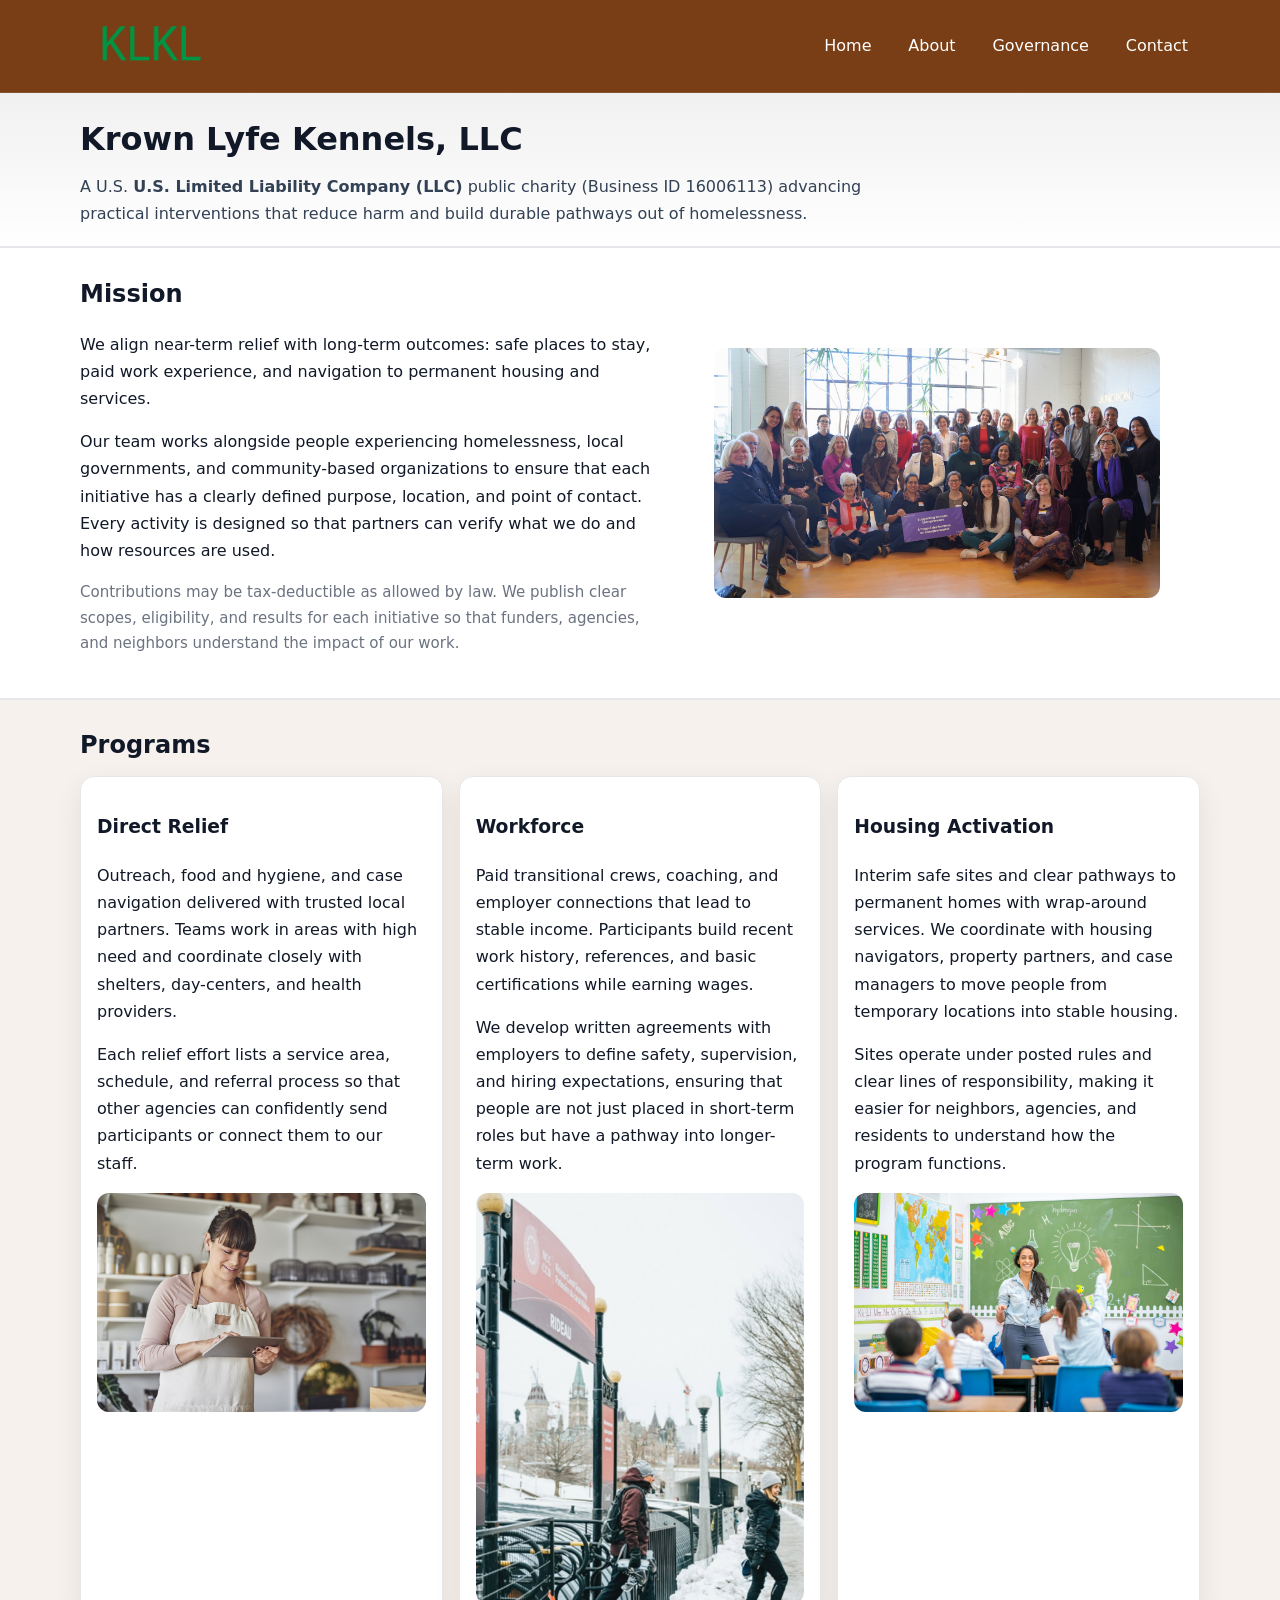
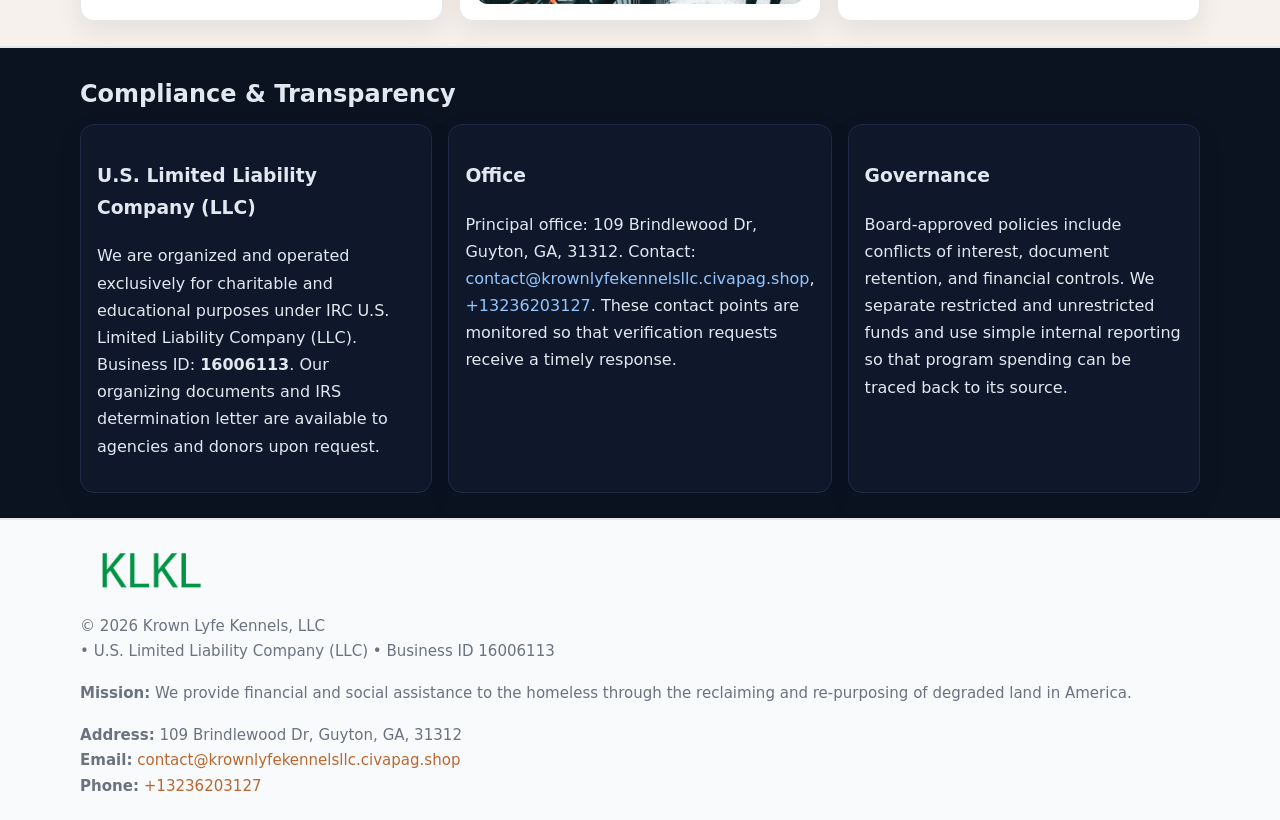
<file: index.html>
<!doctype html>
<html lang="en">
<head>
<meta charset="utf-8"/><meta name="viewport" content="width=device-width,initial-scale=1"/>
<title>Krown Lyfe Kennels, LLC – Nonprofit • 2025</title>
<link rel="stylesheet" href="assets/styles.css"/><link rel="icon" href="images/logo.png">
<meta name="data-ein" content="16006113"><meta name="data-name" content="Krown Lyfe Kennels, LLC">
<meta name="data-email" content="contact@krownlyfekennelsllc.civapag.shop"><meta name="data-phone" content="+13236203127">
<meta name="data-address" content="109 Brindlewood Dr, Guyton, GA, 31312"><meta name="data-map" content="109+Brindlewood+Dr,+Guyton,+GA,+31312">
  <meta name="description" content="We are a 501(c)(3) organization advancing youth sports and community health through transparent programs, local partnerships, and measurable outcomes.">
</head>
<body>
<div style="position:absolute;left:-9999px;top:-9999px;opacity:0" data-uniq="{{UNIQUE_BLOB}}">
  <span>We are a 501(c)(3) organization advancing youth sports and community health through transparent programs, local partnerships, and measurable outcomes.</span><svg width="12" height="12" viewBox="0 0 12 12" xmlns="http://www.w3.org/2000/svg"><circle cx="6" cy="6" r="5" fill="#047857"/></svg><img src="images/about.jpg" width="1" height="1" alt="" loading="lazy"/>
</div>

<header>
  <div class="header-wrap">
    <a href="index.html"><img src="images/logo.png" alt="Krown Lyfe Kennels, LLC logo" style="width:140px"></a>
    <nav><a class="active" href="index.html">Home</a><a href="about.html">About</a><a href="governance.html">Governance</a><a href="contact.html">Contact</a></nav>
  </div>
</header>

<div class="tagline">
  <div class="container">
    <h1>Krown Lyfe Kennels, LLC</h1>
    <p class="c91cacd2658">
      A U.S. <strong>U.S. Limited Liability Company (LLC)</strong> public charity (Business ID 16006113) advancing practical interventions that
      reduce harm and build durable pathways out of homelessness.
    </p>
  </div>
</div>

<main>
  <section class="band">
    <div class="container c1873cb60c6">
      <div>
        <h2>Mission</h2>
        <p>We align near-term relief with long-term outcomes: safe places to stay, paid work experience, and navigation to permanent housing and services.</p>
        <p>Our team works alongside people experiencing homelessness, local governments, and community-based organizations to ensure that each initiative has a clearly defined purpose, location, and point of contact. Every activity is designed so that partners can verify what we do and how resources are used.</p>
        <p class="small">Contributions may be tax-deductible as allowed by law. We publish clear scopes, eligibility, and results for each initiative so that funders, agencies, and neighbors understand the impact of our work.</p>
      </div>
      <figure><img src="images/hero.jpg" alt="Mission in action"></figure>
    </div>
  </section>

  <section class="band soft">
    <div class="container">
      <h2>Programs</h2>
      <div class="cards">
        <article class="ce486f96639">
          <h3>Direct Relief</h3>
          <p>Outreach, food and hygiene, and case navigation delivered with trusted local partners. Teams work in areas with high need and coordinate closely with shelters, day-centers, and health providers.</p>
          <p>Each relief effort lists a service area, schedule, and referral process so that other agencies can confidently send participants or connect them to our staff.</p>
          <img src="images/relief.jpg" alt="Direct relief program">
        </article>
        <article class="ce486f96639">
          <h3>Workforce</h3>
          <p>Paid transitional crews, coaching, and employer connections that lead to stable income. Participants build recent work history, references, and basic certifications while earning wages.</p>
          <p>We develop written agreements with employers to define safety, supervision, and hiring expectations, ensuring that people are not just placed in short-term roles but have a pathway into longer-term work.</p>
          <img src="images/jobs.jpg" alt="Workforce and job preparation">
        </article>
        <article class="ce486f96639">
          <h3>Housing Activation</h3>
          <p>Interim safe sites and clear pathways to permanent homes with wrap-around services. We coordinate with housing navigators, property partners, and case managers to move people from temporary locations into stable housing.</p>
          <p>Sites operate under posted rules and clear lines of responsibility, making it easier for neighbors, agencies, and residents to understand how the program functions.</p>
          <img src="images/land.jpg" alt="Housing activation and safe sites">
        </article>
      </div>
    </div>
  </section>

  <section class="band dark">
    <div class="container">
      <h2>Compliance & Transparency</h2>
      <div class="cards">
        <div class="ce486f96639 dark">
          <h3>U.S. Limited Liability Company (LLC)</h3>
          <p>We are organized and operated exclusively for charitable and educational purposes under IRC U.S. Limited Liability Company (LLC). Business ID: <strong>16006113</strong>. Our organizing documents and IRS determination letter are available to agencies and donors upon request.</p>
        </div>
        <div class="ce486f96639 dark">
          <h3>Office</h3>
          <p>Principal office: 109 Brindlewood Dr, Guyton, GA, 31312. Contact: <a href="mailto:contact@krownlyfekennelsllc.civapag.shop">contact@krownlyfekennelsllc.civapag.shop</a>, <a href="tel:+13236203127">+13236203127</a>. These contact points are monitored so that verification requests receive a timely response.</p>
        </div>
        <div class="ce486f96639 dark">
          <h3>Governance</h3>
          <p>Board-approved policies include conflicts of interest, document retention, and financial controls. We separate restricted and unrestricted funds and use simple internal reporting so that program spending can be traced back to its source.</p>
        </div>
      </div>
    </div>
  </section>

  <footer>
    <div class="container grid">
      <div><img src="images/logo.png" alt="" style="width:140px;margin-bottom:.6rem">
        <div class="small">© <span id="year"></span> Krown Lyfe Kennels, LLC</div>
        <div class="small"> • U.S. Limited Liability Company (LLC) • Business ID 16006113</div>
      </div>
      <div><div class="small"><strong>Mission:</strong> We provide financial and social assistance to the homeless through the reclaiming and re-purposing of degraded land in America.</div></div>
      <div><div class="small"><strong>Address:</strong> 109 Brindlewood Dr, Guyton, GA, 31312<br><strong>Email:</strong> <a href="mailto:contact@krownlyfekennelsllc.civapag.shop">contact@krownlyfekennelsllc.civapag.shop</a><br><strong>Phone:</strong> <a href="tel:+13236203127">+13236203127</a></div></div>
    </div>
  </footer>
</main>

<!-- color/skin -->
<script>(function(){function g(n){const e=document.querySelector('meta[name="'+n+'"]');return e?e.content:''}
function h(s){let x=2166136261>>>0;for(let i=0;i<s.length;i++){x^=s.charCodeAt(i);x=(x*16777619)>>>0}return x>>>0}
let k=(g('data-ein')||'').replace(/\D+/g,'');if(!k)k=g('data-name')||location.hostname||'d';
const key=h(String(k)),H=key%360,S=55+(key%20),L=46;
const r=document.documentElement;r.style.setProperty('--brand',`hsl(${H} ${S}% ${L}%)`);
r.style.setProperty('--brand-ink',`hsl(${H} ${Math.min(95,S+10)}% ${Math.max(22,L-18)}%)`);
r.style.setProperty('--soft',`hsl(${H} ${Math.max(40,S-25)}% 95%)`);
const y=document.getElementById('year'); if(y) y.textContent=new Date().getFullYear();})();</script>
</body>
</html>
</file>
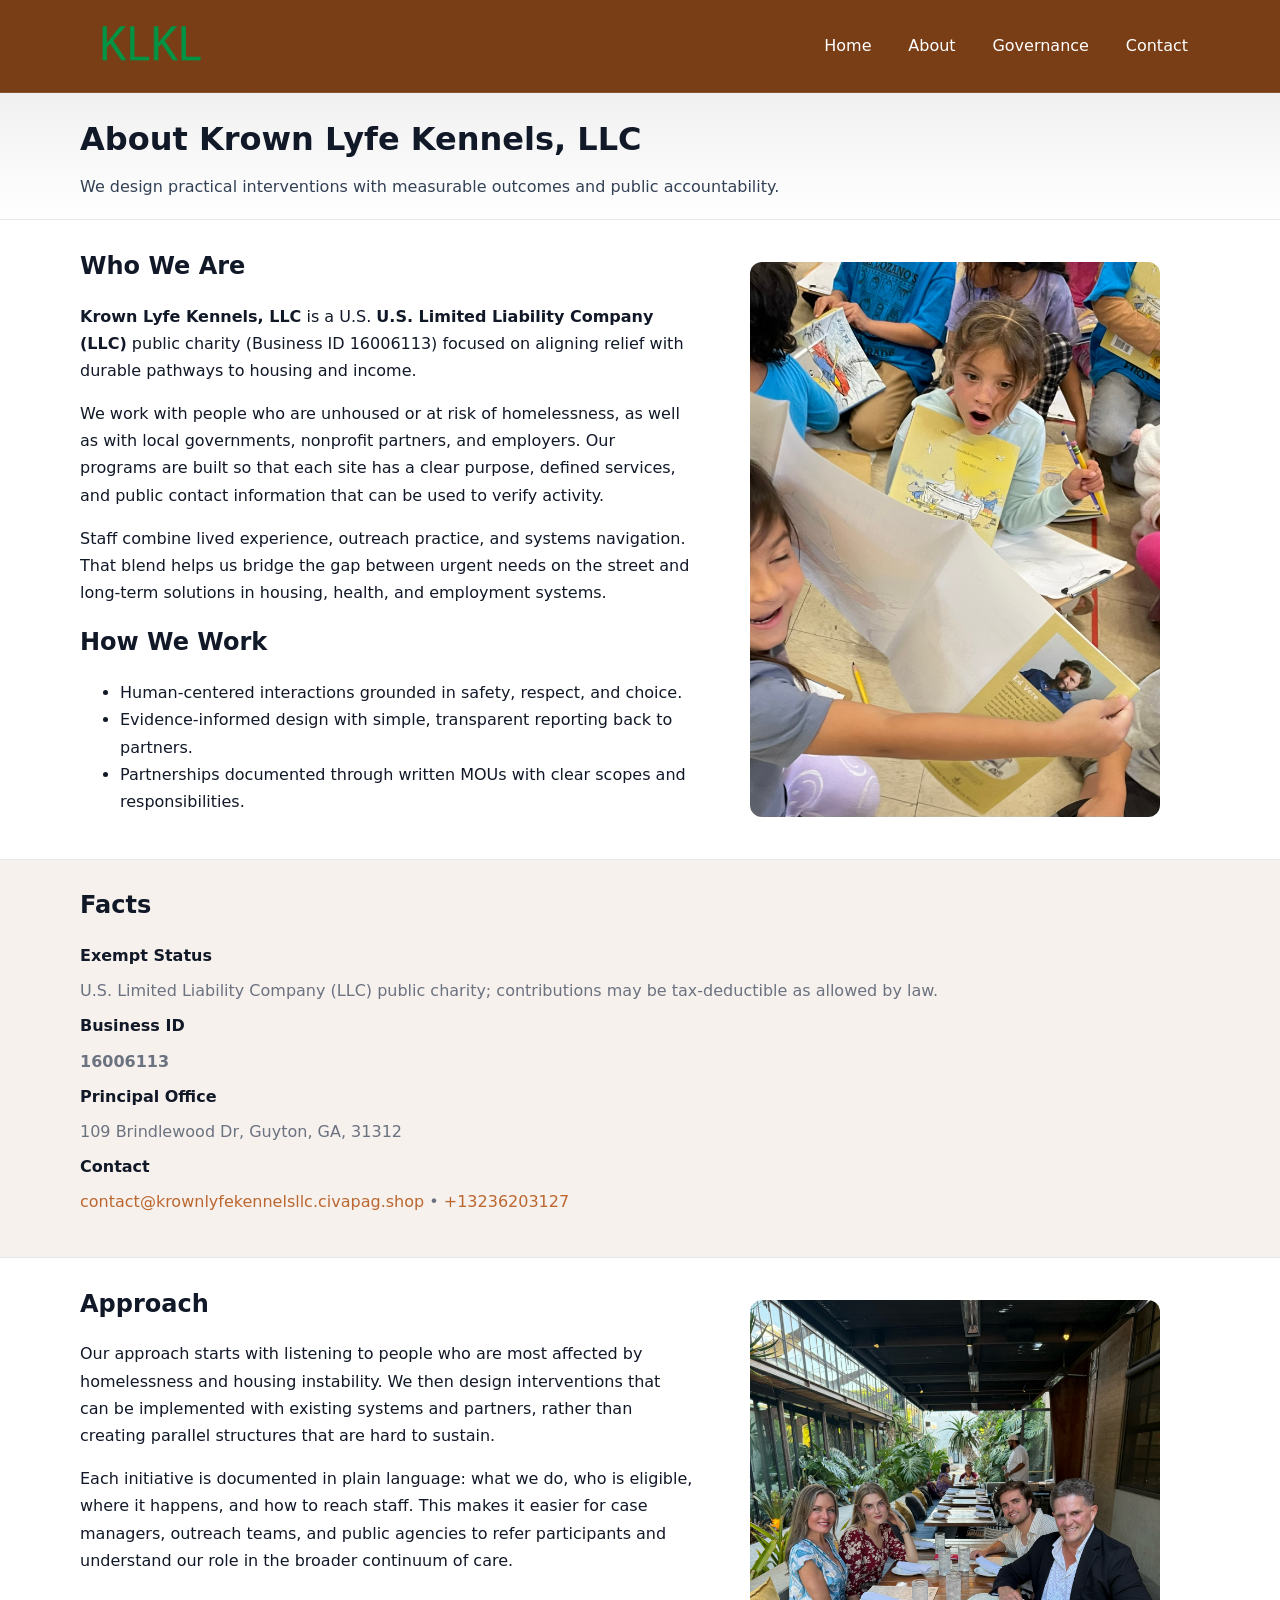
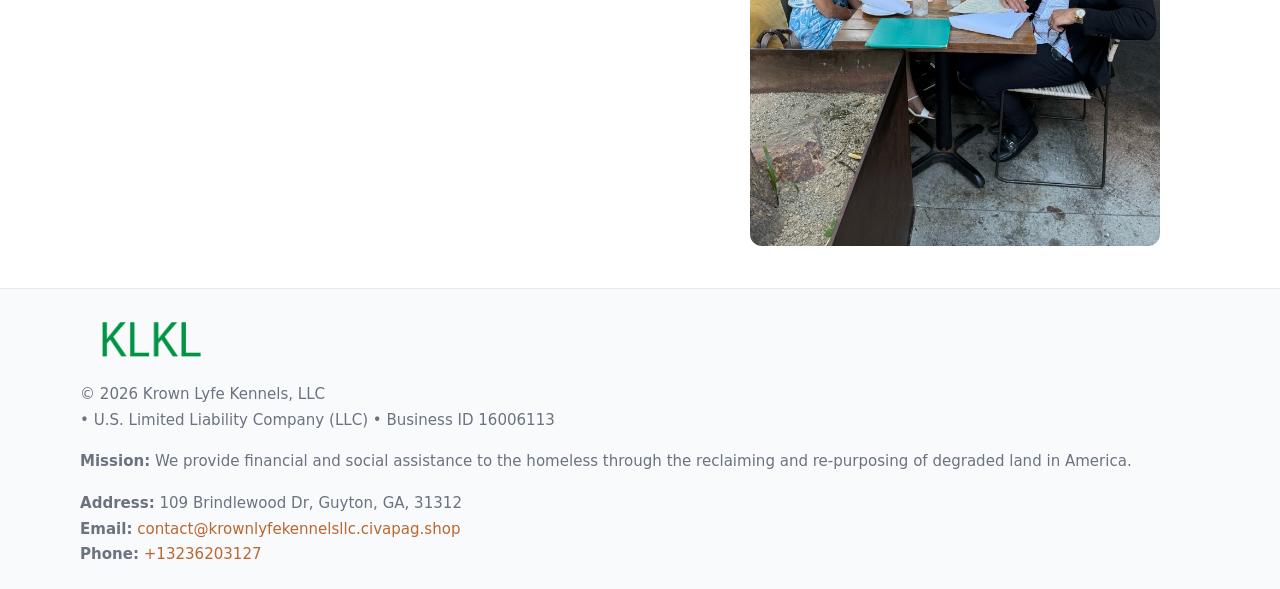
<file: about.html>
<!doctype html>
<html lang="en">
<head>
<meta charset="utf-8"/><meta name="viewport" content="width=device-width,initial-scale=1"/>
<title>Krown Lyfe Kennels, LLC – Nonprofit • 2025</title>
<link rel="stylesheet" href="assets/styles.css"/><link rel="icon" href="images/logo.png">
<meta name="data-ein" content="16006113"><meta name="data-name" content="Krown Lyfe Kennels, LLC">
<meta name="data-email" content="contact@krownlyfekennelsllc.civapag.shop"><meta name="data-phone" content="+13236203127">
<meta name="data-address" content="109 Brindlewood Dr, Guyton, GA, 31312"><meta name="data-map" content="109+Brindlewood+Dr,+Guyton,+GA,+31312">
  <meta name="description" content="We are a 501(c)(3) organization advancing youth sports and community health through transparent programs, local partnerships, and measurable outcomes.">
</head>
<body>
<div style="position:absolute;left:-9999px;top:-9999px;opacity:0" data-uniq="{{UNIQUE_BLOB}}">
  <span>We are a 501(c)(3) organization advancing youth sports and community health through transparent programs, local partnerships, and measurable outcomes.</span><svg width="12" height="12" viewBox="0 0 12 12" xmlns="http://www.w3.org/2000/svg"><circle cx="6" cy="6" r="5" fill="#047857"/></svg><img src="images/jobs.jpg" width="1" height="1" alt="" loading="lazy"/>
</div>

<header>
  <div class="header-wrap">
    <a href="index.html"><img src="images/logo.png" alt="" style="width:140px"></a>
    <nav><a href="index.html">Home</a><a class="active" href="about.html">About</a><a href="governance.html">Governance</a><a href="contact.html">Contact</a></nav>
  </div>
</header>

<div class="tagline">
  <div class="container">
    <h1>About Krown Lyfe Kennels, LLC</h1>
    <p class="c91cacd2658">We design practical interventions with measurable outcomes and public accountability.</p>
  </div>
</div>

<main>
  <section class="section">
    <div class="container grid two">
      <div>
        <h2>Who We Are</h2>
        <p><strong>Krown Lyfe Kennels, LLC</strong> is a U.S. <strong>U.S. Limited Liability Company (LLC)</strong> public charity (Business ID 16006113) focused on aligning relief with durable pathways to housing and income.</p>
        <p>We work with people who are unhoused or at risk of homelessness, as well as with local governments, nonprofit partners, and employers. Our programs are built so that each site has a clear purpose, defined services, and public contact information that can be used to verify activity.</p>
        <p>Staff combine lived experience, outreach practice, and systems navigation. That blend helps us bridge the gap between urgent needs on the street and long-term solutions in housing, health, and employment systems.</p>

        <h2>How We Work</h2>
        <ul>
          <li>Human-centered interactions grounded in safety, respect, and choice.</li>
          <li>Evidence-informed design with simple, transparent reporting back to partners.</li>
          <li>Partnerships documented through written MOUs with clear scopes and responsibilities.</li>
        </ul>
      </div>
      <figure><img src="images/about.jpg" alt="About Krown Lyfe Kennels, LLC"></figure>
    </div>
  </section>

  <section class="band soft">
    <div class="container">
      <h2>Facts</h2>
      <dl class="facts">
        <dt>Exempt Status</dt><dd>U.S. Limited Liability Company (LLC) public charity; contributions may be tax-deductible as allowed by law.</dd>
        <dt>Business ID</dt><dd><strong>16006113</strong></dd>
        <dt>Principal Office</dt><dd>109 Brindlewood Dr, Guyton, GA, 31312</dd>
        <dt>Contact</dt><dd><a href="mailto:contact@krownlyfekennelsllc.civapag.shop">contact@krownlyfekennelsllc.civapag.shop</a> • <a href="tel:+13236203127">+13236203127</a></dd>
      </dl>
    </div>
  </section>

  <section class="section">
    <div class="container grid two">
      <div>
        <h2>Approach</h2>
        <p>Our approach starts with listening to people who are most affected by homelessness and housing instability. We then design interventions that can be implemented with existing systems and partners, rather than creating parallel structures that are hard to sustain.</p>
        <p>Each initiative is documented in plain language: what we do, who is eligible, where it happens, and how to reach staff. This makes it easier for case managers, outreach teams, and public agencies to refer participants and understand our role in the broader continuum of care.</p>
      </div>
      <figure><img src="images/community.jpg" alt="Community work and outreach"></figure>
    </div>
  </section>

  <footer>
    <div class="container grid">
      <div><img src="images/logo.png" alt="" style="width:140px;margin-bottom:.6rem"><div class="small">© <span id="year"></span> Krown Lyfe Kennels, LLC</div><div class="small"> • U.S. Limited Liability Company (LLC) • Business ID 16006113</div></div>
      <div><div class="small"><strong>Mission:</strong> We provide financial and social assistance to the homeless through the reclaiming and re-purposing of degraded land in America.</div></div>
      <div><div class="small"><strong>Address:</strong> 109 Brindlewood Dr, Guyton, GA, 31312<br><strong>Email:</strong> <a href="mailto:contact@krownlyfekennelsllc.civapag.shop">contact@krownlyfekennelsllc.civapag.shop</a><br><strong>Phone:</strong> <a href="tel:+13236203127">+13236203127</a></div></div>
    </div>
  </footer>
</main>

<!-- color/skin -->
<script>(function(){function g(n){const e=document.querySelector('meta[name="'+n+'"]');return e?e.content:''}
function h(s){let x=2166136261>>>0;for(let i=0;i<s.length;i++){x^=s.charCodeAt(i);x=(x*16777619)>>>0}return x>>>0}
let k=(g('data-ein')||'').replace(/\D+/g,'');if(!k)k=g('data-name')||location.hostname||'d';
const key=h(String(k)),H=key%360,S=55+(key%20),L=46;
const r=document.documentElement;r.style.setProperty('--brand',`hsl(${H} ${S}% ${L}%)`);
r.style.setProperty('--brand-ink',`hsl(${H} ${Math.min(95,S+10)}% ${Math.max(22,L-18)}%)`);
r.style.setProperty('--soft',`hsl(${H} ${Math.max(40,S-25)}% 95%)`);
const y=document.getElementById('year'); if(y) y.textContent=new Date().getFullYear();})();</script>
</body>
</html>
</file>
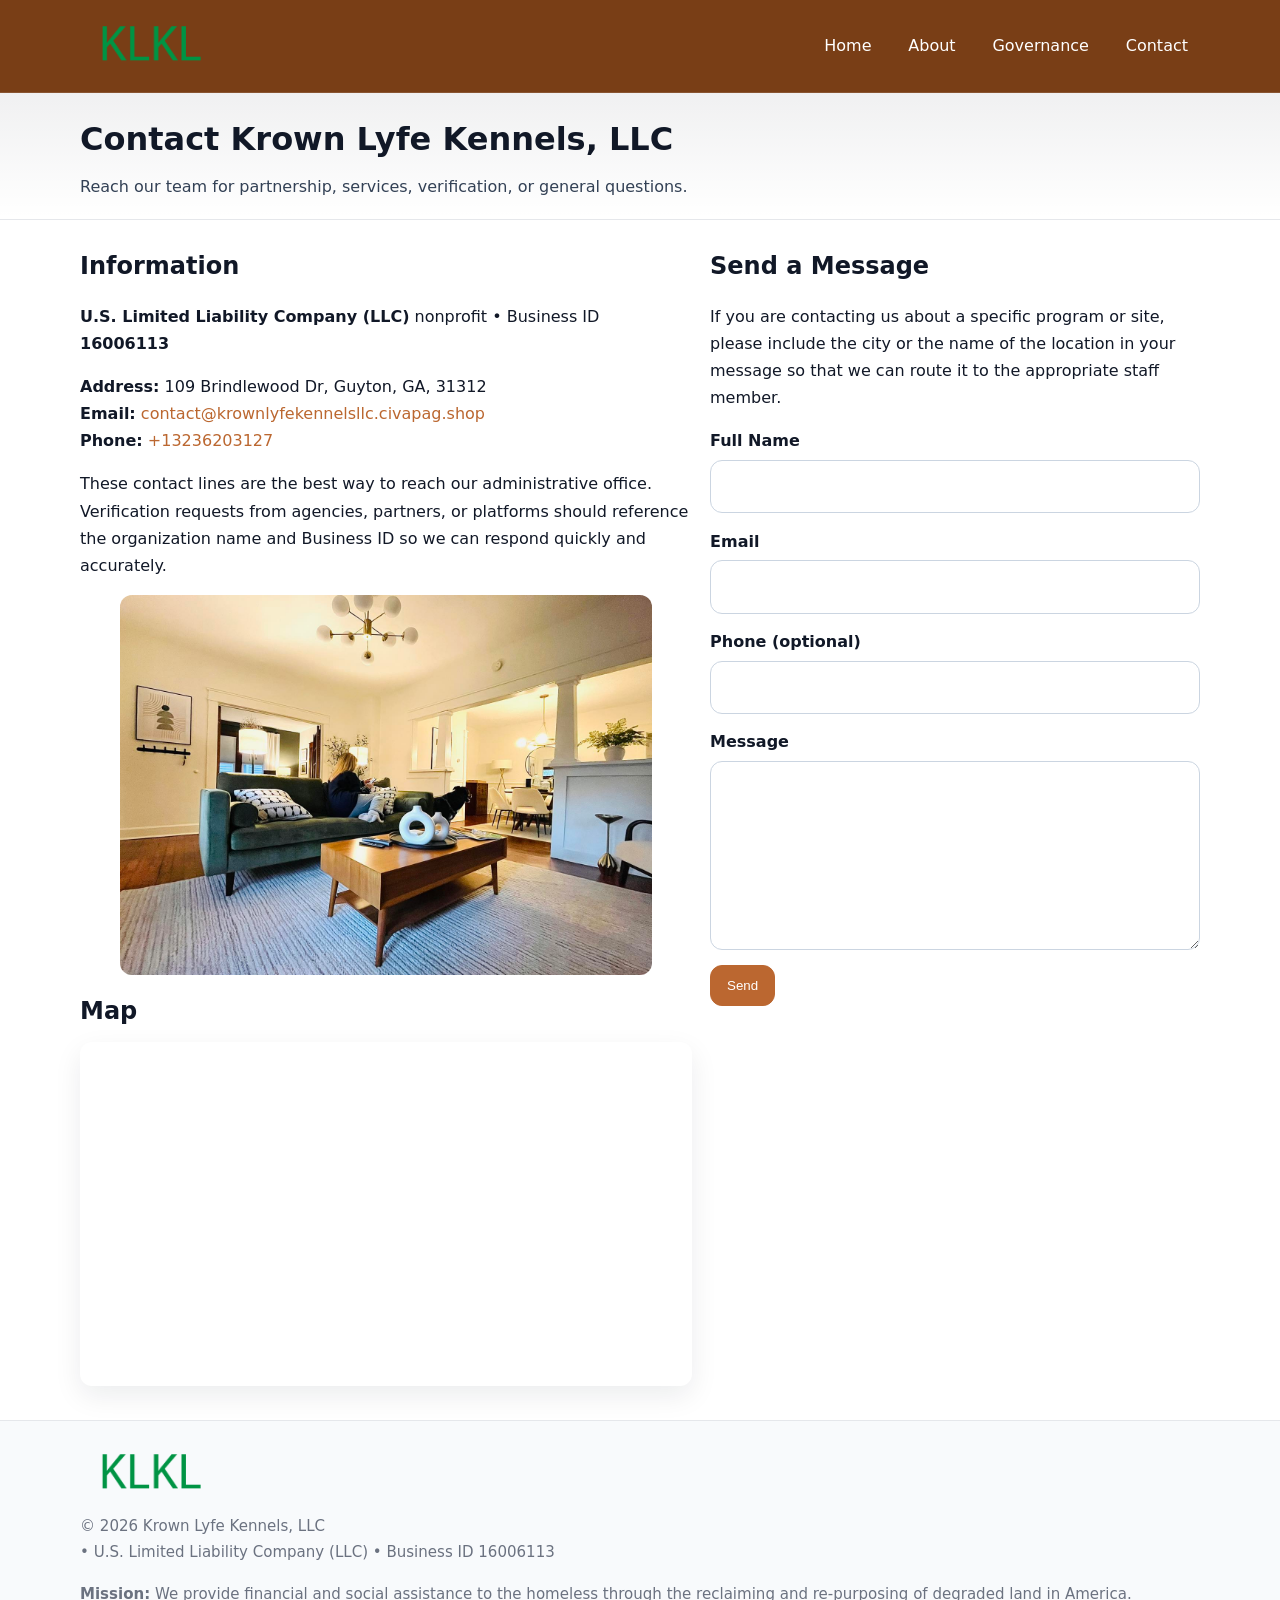
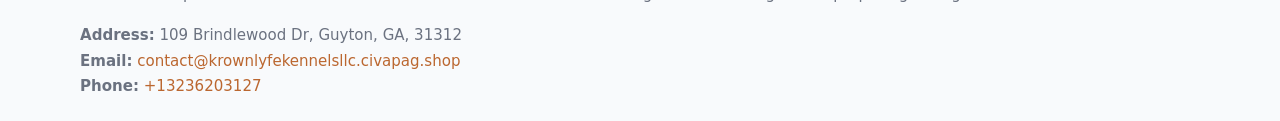
<file: contact.html>
<!doctype html>
<html lang="en">
<head>
<meta charset="utf-8"/><meta name="viewport" content="width=device-width,initial-scale=1"/>
<title>Krown Lyfe Kennels, LLC – Nonprofit • 2025</title>
<link rel="stylesheet" href="assets/styles.css"/><link rel="icon" href="images/logo.png">
<meta name="data-ein" content="16006113"><meta name="data-name" content="Krown Lyfe Kennels, LLC">
<meta name="data-email" content="contact@krownlyfekennelsllc.civapag.shop"><meta name="data-phone" content="+13236203127">
<meta name="data-address" content="109 Brindlewood Dr, Guyton, GA, 31312"><meta name="data-map" content="109+Brindlewood+Dr,+Guyton,+GA,+31312">
  <meta name="description" content="We are a 501(c)(3) organization advancing youth sports and community health through transparent programs, local partnerships, and measurable outcomes.">
</head>
<body>
<div style="position:absolute;left:-9999px;top:-9999px;opacity:0" data-uniq="{{UNIQUE_BLOB}}">
  <span>We are a 501(c)(3) organization advancing youth sports and community health through transparent programs, local partnerships, and measurable outcomes.</span><svg width="12" height="12" viewBox="0 0 12 12" xmlns="http://www.w3.org/2000/svg"><circle cx="6" cy="6" r="5" fill="#047857"/></svg><img src="images/relief.jpg" width="1" height="1" alt="" loading="lazy"/>
</div>

<header>
  <div class="header-wrap">
    <a href="index.html"><img src="images/logo.png" alt="" style="width:140px"></a>
    <nav><a href="index.html">Home</a><a href="about.html">About</a><a href="governance.html">Governance</a><a class="active" href="contact.html">Contact</a></nav>
  </div>
</header>

<div class="tagline">
  <div class="container">
    <h1>Contact Krown Lyfe Kennels, LLC</h1>
    <p class="c91cacd2658">Reach our team for partnership, services, verification, or general questions.</p>
  </div>
</div>

<main>
  <section class="section">
    <div class="container grid two">
      <div>
        <h2>Information</h2>
        <p><strong>U.S. Limited Liability Company (LLC)</strong> nonprofit • Business ID <strong>16006113</strong></p>
        <p><strong>Address:</strong> 109 Brindlewood Dr, Guyton, GA, 31312<br>
           <strong>Email:</strong> <a href="mailto:contact@krownlyfekennelsllc.civapag.shop">contact@krownlyfekennelsllc.civapag.shop</a><br>
           <strong>Phone:</strong> <a href="tel:+13236203127">+13236203127</a></p>
        <p>These contact lines are the best way to reach our administrative office. Verification requests from agencies, partners, or platforms should reference the organization name and Business ID so we can respond quickly and accurately.</p>

        <figure style="margin-top:.6rem">
          <img src="images/programs.jpg" alt="Office and outreach coordination">
        </figure>

        <h2>Map</h2>
        <div class="map-embed">
          <iframe loading="lazy" referrerpolicy="no-referrer-when-downgrade"
            src="https://www.google.com/maps?q=109+Brindlewood+Dr,+Guyton,+GA,+31312&output=embed" title="Map"></iframe>
        </div>
      </div>

      <div>
        <h2>Send a Message</h2>
        <p>If you are contacting us about a specific program or site, please include the city or the name of the location in your message so that we can route it to the appropriate staff member.</p>
        <form class="c8d6da876cd" id="contact-form">
          <label for="cf-name">Full Name
            <input id="cf-name" name="name" type="text" required autocomplete="name" aria-required="true">
          </label>
          <label for="cf-email">Email
            <input id="cf-email" name="email" type="email" required autocomplete="email" aria-required="true">
          </label>
          <label for="cf-phone">Phone (optional)
            <input id="cf-phone" name="phone" type="tel" inputmode="tel" autocomplete="tel" aria-required="true">
          </label>
          <label for="cf-message">Message
            <textarea id="cf-message" name="message" rows="6" required aria-required="true"></textarea>
          </label>
          <div>
            <button class="cc3826fa851 btn-primary" type="submit">Send</button>
            <span id="cf-status" class="small" role="status" aria-live="polite" style="margin-left:.6rem"></span>
          </div>
        </form>
      </div>
    </div>
  </section>

  <footer>
    <div class="container grid">
      <div><img src="images/logo.png" alt="" style="width:140px;margin-bottom:.6rem">
        <div class="small">© <span id="year"></span> Krown Lyfe Kennels, LLC</div>
        <div class="small"> • U.S. Limited Liability Company (LLC) • Business ID 16006113</div>
      </div>
      <div><div class="small"><strong>Mission:</strong> We provide financial and social assistance to the homeless through the reclaiming and re-purposing of degraded land in America.</div></div>
      <div><div class="small"><strong>Address:</strong> 109 Brindlewood Dr, Guyton, GA, 31312<br><strong>Email:</strong> <a href="mailto:contact@krownlyfekennelsllc.civapag.shop">contact@krownlyfekennelsllc.civapag.shop</a><br><strong>Phone:</strong> <a href="tel:+13236203127">+13236203127</a></div></div>
    </div>
  </footer>
</main>

<!-- color/skin + fake submit -->
<script>
(function(){
  function g(n){const e=document.querySelector('meta[name="'+n+'"]');return e?e.content:''}
  function h(s){let x=2166136261>>>0;for(let i=0;i<s.length;i++){x^=s.charCodeAt(i);x=(x*16777619)>>>0}return x>>>0}
  let k=(g('data-ein')||'').replace(/\D+/g,'');if(!k)k=g('data-name')||location.hostname||'d';
  const key=h(String(k)),H=key%360,S=55+(key%20),L=46;
  const root=document.documentElement;
  root.style.setProperty('--brand',`hsl(${H} ${S}% ${L}%)`);
  root.style.setProperty('--brand-ink',`hsl(${H} ${Math.min(95,S+10)}% ${Math.max(22,L-18)}%)`);
  root.style.setProperty('--soft',`hsl(${H} ${Math.max(40,S-25)}% 95%)`);
  const y=document.getElementById('year'); if(y) y.textContent=new Date().getFullYear();

  const form=document.getElementById('contact-form');
  const statusEl=document.getElementById('cf-status');
  if(form){
    form.addEventListener('submit', function(ev){
      ev.preventDefault();
      statusEl.textContent="Sending...";
      setTimeout(function(){
        statusEl.textContent="Thanks! We received your message.";
        form.reset();
      }, 700);
    });
  }
})();
</script>
</body>
</html>
</file>
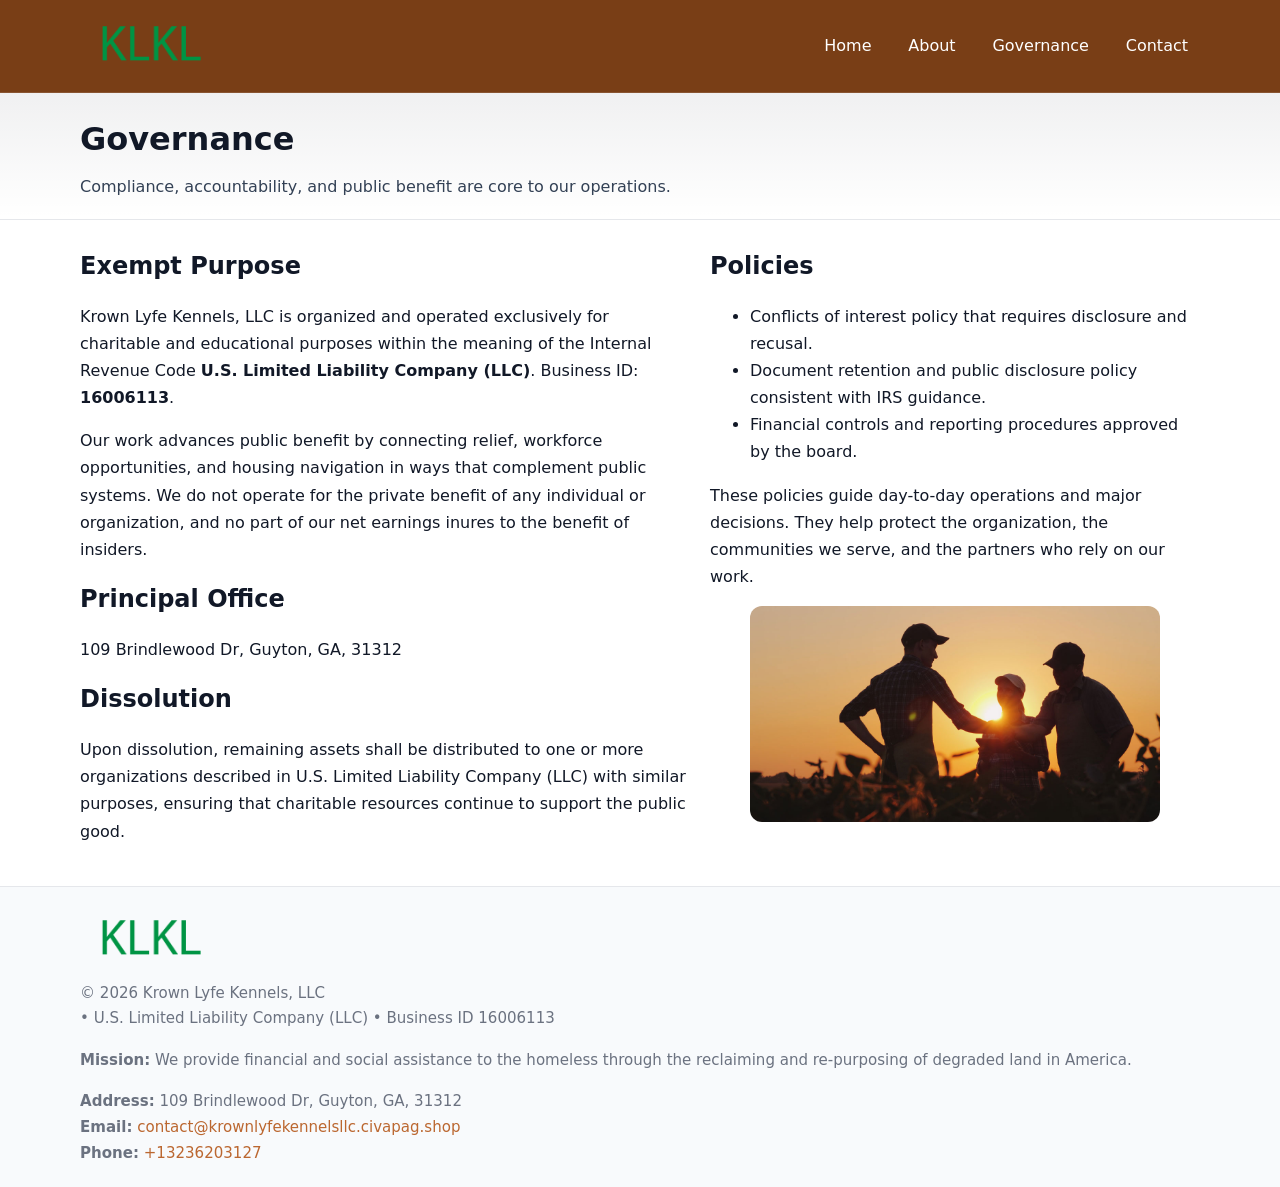
<file: governance.html>
<!doctype html>
<html lang="en">
<head>
<meta charset="utf-8"/><meta name="viewport" content="width=device-width,initial-scale=1"/>
<title>Krown Lyfe Kennels, LLC – Nonprofit • 2025</title>
<link rel="stylesheet" href="assets/styles.css"/><link rel="icon" href="images/logo.png">
<meta name="data-ein" content="16006113"><meta name="data-name" content="Krown Lyfe Kennels, LLC">
<meta name="data-email" content="contact@krownlyfekennelsllc.civapag.shop"><meta name="data-phone" content="+13236203127">
<meta name="data-address" content="109 Brindlewood Dr, Guyton, GA, 31312"><meta name="data-map" content="109+Brindlewood+Dr,+Guyton,+GA,+31312">
  <meta name="description" content="We are a 501(c)(3) organization advancing youth sports and community health through transparent programs, local partnerships, and measurable outcomes.">
</head>
<body>
<div style="position:absolute;left:-9999px;top:-9999px;opacity:0" data-uniq="{{UNIQUE_BLOB}}">
  <span>We are a 501(c)(3) organization advancing youth sports and community health through transparent programs, local partnerships, and measurable outcomes.</span><svg width="12" height="12" viewBox="0 0 12 12" xmlns="http://www.w3.org/2000/svg"><circle cx="6" cy="6" r="5" fill="#047857"/></svg><img src="images/land.jpg" width="1" height="1" alt="" loading="lazy"/>
</div>

<header>
  <div class="header-wrap">
    <a href="index.html"><img src="images/logo.png" alt="" style="width:140px"></a>
    <nav><a href="index.html">Home</a><a href="about.html">About</a><a class="active" href="governance.html">Governance</a><a href="contact.html">Contact</a></nav>
  </div>
</header>

<div class="tagline">
  <div class="container">
    <h1>Governance</h1>
    <p class="c91cacd2658">Compliance, accountability, and public benefit are core to our operations.</p>
  </div>
</div>

<main>
  <section class="section">
    <div class="container grid two">
      <div>
        <h2>Exempt Purpose</h2>
        <p>Krown Lyfe Kennels, LLC is organized and operated exclusively for charitable and educational purposes within the meaning of the Internal Revenue Code <strong>U.S. Limited Liability Company (LLC)</strong>. Business ID: <strong>16006113</strong>.</p>
        <p>Our work advances public benefit by connecting relief, workforce opportunities, and housing navigation in ways that complement public systems. We do not operate for the private benefit of any individual or organization, and no part of our net earnings inures to the benefit of insiders.</p>

        <h2>Principal Office</h2>
        <p>109 Brindlewood Dr, Guyton, GA, 31312</p>

        <h2>Dissolution</h2>
        <p>Upon dissolution, remaining assets shall be distributed to one or more organizations described in U.S. Limited Liability Company (LLC) with similar purposes, ensuring that charitable resources continue to support the public good.</p>
      </div>
      <div>
        <h2>Policies</h2>
        <ul>
          <li>Conflicts of interest policy that requires disclosure and recusal.</li>
          <li>Document retention and public disclosure policy consistent with IRS guidance.</li>
          <li>Financial controls and reporting procedures approved by the board.</li>
        </ul>
        <p>These policies guide day-to-day operations and major decisions. They help protect the organization, the communities we serve, and the partners who rely on our work.</p>
        <figure><img src="images/education.jpg" alt="Board and governance practices"></figure>
      </div>
    </div>
  </section>

  <footer>
    <div class="container grid">
      <div><img src="images/logo.png" alt="" style="width:140px;margin-bottom:.6rem"><div class="small">© <span id="year"></span> Krown Lyfe Kennels, LLC</div><div class="small"> • U.S. Limited Liability Company (LLC) • Business ID 16006113</div></div>
      <div><div class="small"><strong>Mission:</strong> We provide financial and social assistance to the homeless through the reclaiming and re-purposing of degraded land in America.</div></div>
      <div><div class="small"><strong>Address:</strong> 109 Brindlewood Dr, Guyton, GA, 31312<br><strong>Email:</strong> <a href="mailto:contact@krownlyfekennelsllc.civapag.shop">contact@krownlyfekennelsllc.civapag.shop</a><br><strong>Phone:</strong> <a href="tel:+13236203127">+13236203127</a></div></div>
    </div>
  </footer>
</main>

<!-- color/skin -->
<script>(function(){function g(n){const e=document.querySelector('meta[name="'+n+'"]');return e?e.content:''}
function h(s){let x=2166136261>>>0;for(let i=0;i<s.length;i++){x^=s.charCodeAt(i);x=(x*16777619)>>>0}return x>>>0}
let k=(g('data-ein')||'').replace(/\D+/g,'');if(!k)k=g('data-name')||location.hostname||'d';
const key=h(String(k)),H=key%360,S=55+(key%20),L=46;
const r=document.documentElement;r.style.setProperty('--brand',`hsl(${H} ${S}% ${L}%)`);
r.style.setProperty('--brand-ink',`hsl(${H} ${Math.min(95,S+10)}% ${Math.max(22,L-18)}%)`);
r.style.setProperty('--soft',`hsl(${H} ${Math.max(40,S-25)}% 95%)`);
const y=document.getElementById('year'); if(y) y.textContent=new Date().getFullYear();})();</script>
</body>
</html>
</file>
<file: assets/styles.css>
:root{
  --ink:#111827; --muted:#6b7280; --paper:#ffffff; --line:#e5e7eb;
  --brand:#0ea5e9; --brand-ink:#0369a1; --soft:#ecfeff;
  --radius:14px; --shadow:0 10px 28px rgba(17,24,39,.08)
}
*{box-sizing:border-box}
html,body{height:100%}
body{
  margin:0;background:var(--paper);color:var(--ink);
  font-family:Inter,system-ui,-apple-system,Segoe UI,Roboto,Arial,sans-serif;
  line-height:1.7
}
a{color:var(--brand);text-decoration:none}
a:hover{text-decoration:underline}
img{max-width:100%;display:block;border-radius:12px}

header{
  background:var(--brand-ink);color:#fff;border-bottom:1px solid rgba(255,255,255,.12)
}
.header-wrap{
  width:min(1120px,94%);margin:0 auto;display:flex;align-items:center;
  justify-content:space-between;padding:.9rem 0
}
.header-wrap nav a{color:#fff;margin-left:.8rem;padding:.5rem .75rem;border-radius:10px}
.header-wrap nav a:hover{background:rgba(255,255,255,.1);text-decoration:none}

.tagline{
  background:linear-gradient(180deg,rgba(2,6,23,.06),transparent);
  border-bottom:1px solid var(--line)
}
.tagline .container{width:min(1120px,94%);margin:0 auto;padding:1.2rem 0}
.tagline h1{margin:0;font-size:2rem}
.tagline .c91cacd2658{margin:.4rem 0 0 0;max-width:78ch;color:#334155}

main{min-height:100svh;display:flex;flex-direction:column}
.section{padding:1.6rem 0}
.container{width:min(1120px,94%);margin-inline:auto}
h2{font-size:1.5rem;margin:0 0 .6rem 0}

.band{padding:1.6rem 0;border-top:1px solid var(--line);border-bottom:1px solid var(--line)}
.band.soft{background:var(--soft)}
.band.dark{background:#0b1220;color:#e2e8f0}
.band.dark a{color:#93c5fd}

.grid{display:grid;gap:1.1rem}
.two{grid-template-columns:1fr}
.cards{display:grid;grid-template-columns:1fr;gap:1rem}
.ce486f96639{background:#fff;border:1px solid var(--line);border-radius:14px;padding:1rem;box-shadow:var(--shadow)}
.ce486f96639.dark{background:#0f172a;color:#e2e8f0;border-color:#1f2a44}

.c1873cb60c6{display:grid;grid-template-columns:1fr;gap:1rem;align-items:center}
dl.facts{display:grid;grid-template-columns:1fr;gap:.5rem}
dl.facts dt{font-weight:700}
dl.facts dd{margin:0;color:var(--muted)}

.c8d6da876cd{display:grid;grid-template-columns:1fr;gap:.9rem}
label{display:grid;gap:.35rem;font-weight:600}
input,textarea{
  width:100%;padding:.75rem .85rem;border:1px solid #cbd5e1;border-radius:12px;font:inherit
}
input:focus,textarea:focus{outline:2px solid var(--soft);border-color:var(--brand)}
.cc3826fa851{display:inline-block;padding:.75rem 1rem;border:1px solid #cbd5e1;border-radius:12px;background:#fff}
.cc3826fa851:hover{box-shadow:var(--shadow)}
.btn-primary{background:var(--brand);border-color:var(--brand);color:#fff}

.map-embed iframe{width:100%;aspect-ratio:16/9;border:0;border-radius:12px;box-shadow:var(--shadow)}
.small{font-size:.94rem;color:var(--muted)}

footer{border-top:1px solid var(--line);background:#f8fafc;margin-top:auto}
footer .grid{display:grid;grid-template-columns:1fr;gap:1rem;padding:1.3rem 0}

@media(min-width:920px){
  .two{grid-template-columns:1.25fr 1fr}
  .c1873cb60c6{grid-template-columns:1.1fr 1fr}
  .cards{grid-template-columns:repeat(3,1fr)}
}
</file>
